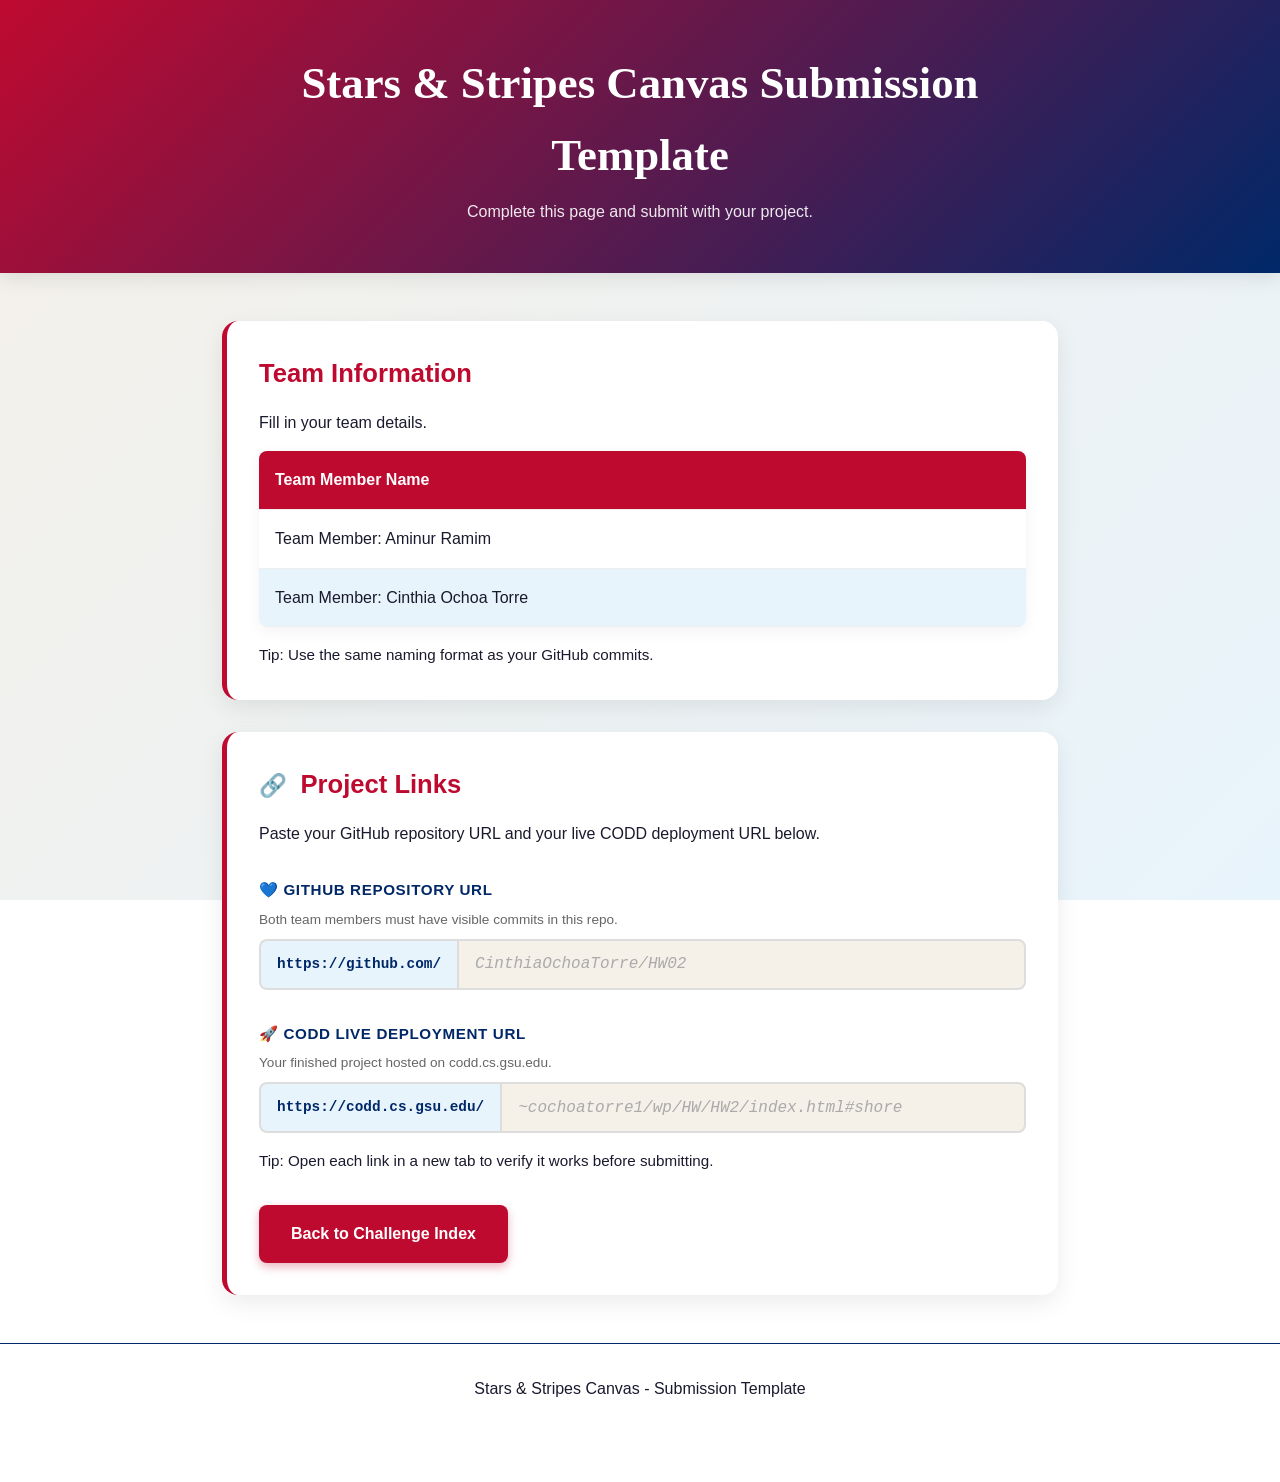
<file: submission.html>
<!DOCTYPE html>
<html lang="en">
<head>
    <meta charset="UTF-8">
    <meta name="viewport" content="width=device-width, initial-scale=1.0">
    <title>Stars &amp; Stripes Canvas Submission Template</title>
    <style>
        /* 4th of July Theme */
        :root {
            --patriot-blue: #002868;
            --liberty-red: #BF0A30;
            --star-gold: #FFD700;
            --cannon-smoke: #1a1a2e;
            --parchment: #f5f0e8;
            --sky-blue: #e8f4fc;
            /* Compatibility mappings */
            --valentine-red: var(--liberty-red);
            --love-purple: var(--patriot-blue);
            --cupid-pink: var(--patriot-blue);
            --chocolate: var(--cannon-smoke);
            --vanilla: var(--parchment);
            --blush: var(--sky-blue);
            --space-sm: 0.5rem;
            --space-md: 1rem;
            --space-lg: 2rem;
            --space-xl: 3rem;
            --radius-sm: 8px;
            --radius-md: 16px;
        }

        * {
            margin: 0;
            padding: 0;
            box-sizing: border-box;
        }

        body {
            font-family: 'Segoe UI', Tahoma, Geneva, Verdana, sans-serif;
            line-height: 1.6;
            color: var(--chocolate);
            background: linear-gradient(135deg, var(--vanilla) 0%, var(--blush) 100%);
            background-attachment: fixed;
            padding-bottom: var(--space-xl);
        }

        .container {
            max-width: 900px;
            margin: 0 auto;
            padding: 0 var(--space-lg);
        }

        .header {
            background: linear-gradient(135deg, var(--valentine-red) 0%, var(--love-purple) 100%);
            color: white;
            padding: var(--space-xl) 0;
            text-align: center;
            margin-bottom: var(--space-xl);
            box-shadow: 0 4px 20px rgba(0, 0, 0, 0.1);
        }

        .header h1 {
            font-size: 2.8rem;
            margin-bottom: var(--space-sm);
            font-family: 'Georgia', serif;
        }

        .header p {
            opacity: 0.9;
        }

        .card {
            background-color: white;
            border-radius: var(--radius-md);
            box-shadow: 0 8px 25px rgba(0, 0, 0, 0.08);
            padding: var(--space-lg);
            border-left: 5px solid var(--valentine-red);
        }

        .card-title {
            color: var(--valentine-red);
            font-size: 1.6rem;
            margin-bottom: var(--space-md);
        }

        table {
            width: 100%;
            border-collapse: collapse;
            margin-top: var(--space-md);
            background-color: #fff;
            border-radius: var(--radius-sm);
            overflow: hidden;
            box-shadow: 0 4px 15px rgba(0, 0, 0, 0.05);
        }

        th, td {
            padding: var(--space-md);
            text-align: left;
            border-bottom: 1px solid #eee;
        }

        th {
            background-color: var(--valentine-red);
            color: white;
        }

        tr:nth-child(even) {
            background-color: var(--blush);
        }

        .note {
            margin-top: var(--space-md);
            font-size: 0.95rem;
        }

        .btn {
            display: inline-block;
            background-color: var(--valentine-red);
            color: white;
            padding: var(--space-md) var(--space-lg);
            border-radius: var(--radius-sm);
            text-decoration: none;
            font-weight: 600;
            transition: all 0.3s ease;
            border: none;
            cursor: pointer;
            font-size: 1rem;
            margin-top: var(--space-lg);
            box-shadow: 0 4px 10px rgba(191, 10, 48, 0.3);
        }

        .btn:hover {
            background-color: var(--patriot-blue);
            transform: translateY(-3px);
            box-shadow: 0 6px 15px rgba(191, 10, 48, 0.4);
        }

        .btn-secondary {
            background-color: var(--patriot-blue);
            color: white;
        }

        .footer {
            text-align: center;
            margin-top: var(--space-xl);
            padding: var(--space-lg);
            color: var(--cannon-smoke);
            border-top: 1px solid var(--patriot-blue);
        }

        @media (max-width: 768px) {
            .header h1 {
                font-size: 2.2rem;
            }
        }

        /* Submission URL Fields */
        .card + .card {
            margin-top: var(--space-lg);
        }

        .field-group {
            margin-top: var(--space-lg);
        }

        .field-group label {
            display: block;
            font-weight: 700;
            font-size: 0.95rem;
            color: var(--patriot-blue);
            margin-bottom: 0.4rem;
            text-transform: uppercase;
            letter-spacing: 0.04em;
        }

        .field-group .field-hint {
            font-size: 0.85rem;
            color: #666;
            margin-bottom: 0.5rem;
        }

        .url-input {
            width: 100%;
            padding: 0.75rem var(--space-md);
            font-size: 1rem;
            font-family: 'Courier New', monospace;
            border: 2px solid #ddd;
            border-radius: var(--radius-sm);
            transition: border-color 0.2s ease, box-shadow 0.2s ease;
            background-color: var(--parchment);
            color: var(--cannon-smoke);
        }

        .url-input:focus {
            outline: none;
            border-color: var(--patriot-blue);
            box-shadow: 0 0 0 3px rgba(0, 40, 104, 0.15);
            background-color: white;
        }

        .url-input::placeholder {
            color: #aaa;
            font-style: italic;
        }

        .url-prefix {
            display: inline-block;
            background-color: var(--sky-blue);
            border: 2px solid #ddd;
            border-right: none;
            border-radius: var(--radius-sm) 0 0 var(--radius-sm);
            padding: 0.75rem var(--space-md);
            font-size: 0.9rem;
            font-family: 'Courier New', monospace;
            color: var(--patriot-blue);
            font-weight: 600;
            white-space: nowrap;
            vertical-align: middle;
        }

        .input-row {
            display: flex;
            align-items: stretch;
        }

        .input-row .url-input {
            border-radius: 0 var(--radius-sm) var(--radius-sm) 0;
            flex: 1;
        }

        .submission-icon {
            font-size: 1.4rem;
            vertical-align: middle;
            margin-right: 0.4rem;
        }
    </style>
</head>
<body>
    <header class="header">
        <div class="container">
            <h1>Stars &amp; Stripes Canvas Submission Template</h1>
            <p>Complete this page and submit with your project.</p>
        </div>
    </header>

    <div class="container">
        <section class="card">
            <h2 class="card-title">Team Information</h2>
            <p>Fill in your team details.</p>

            <table>
                <thead>
                    <tr>
                        <th>Team Member Name</th>
                    </tr>
                </thead>
                <tbody>
                    <tr>
                        <td>Team Member: Aminur Ramim</td>
                    </tr>
                    <tr>
                        <td>Team Member: Cinthia Ochoa Torre</td>
                    </tr>
                </tbody>
            </table>

            <p class="note">Tip: Use the same naming format as your GitHub commits.</p>
        </section>

        <section class="card">
            <h2 class="card-title"><span class="submission-icon">🔗</span> Project Links</h2>
            <p>Paste your GitHub repository URL and your live CODD deployment URL below.</p>

            <div class="field-group">
                <label for="github-url">💙 GitHub Repository URL</label>
                <p class="field-hint">Both team members must have visible commits in this repo.</p>
                <div class="input-row">
                    <span class="url-prefix">https://github.com/</span>
                    <input
                        type="text"
                        id="github-url"
                        class="url-input"
                        placeholder="CinthiaOchoaTorre/HW02"
                        aria-label="GitHub repository path"
                    />
                </div>
            </div>

            <div class="field-group">
                <label for="codd-url">🚀 CODD Live Deployment URL</label>
                <p class="field-hint">Your finished project hosted on codd.cs.gsu.edu.</p>
                <div class="input-row">
                    <span class="url-prefix">https://codd.cs.gsu.edu/</span>
                    <input
                        type="text"
                        id="codd-url"
                        class="url-input"
                        placeholder="~cochoatorre1/wp/HW/HW2/index.html#shore"
                        aria-label="CODD deployment path"
                    />
                </div>
            </div>

            <p class="note">Tip: Open each link in a new tab to verify it works before submitting.</p>
            <a class="btn" href="index.html">Back to Challenge Index</a>
        </section>
    </div>

    <footer class="footer">
        <p>Stars &amp; Stripes Canvas - Submission Template</p>
    </footer>
</body>
</html>
</file>
